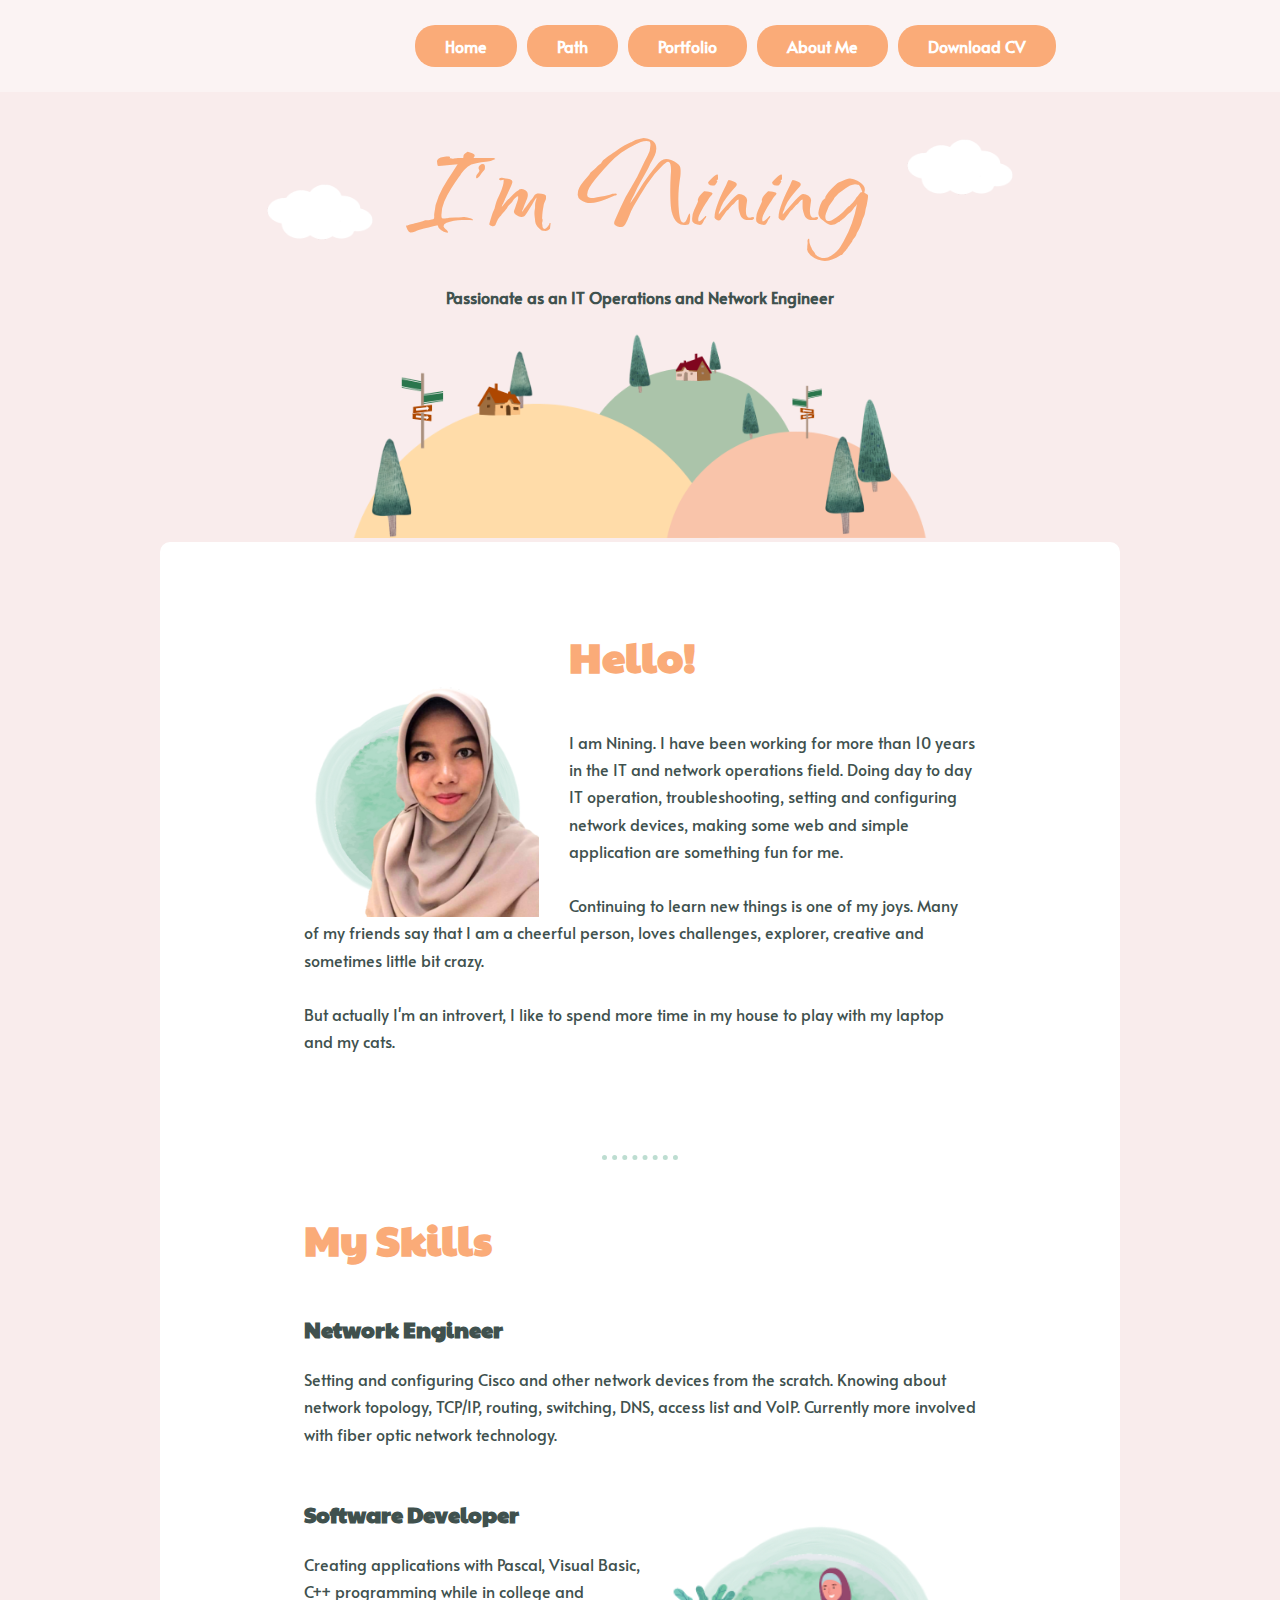
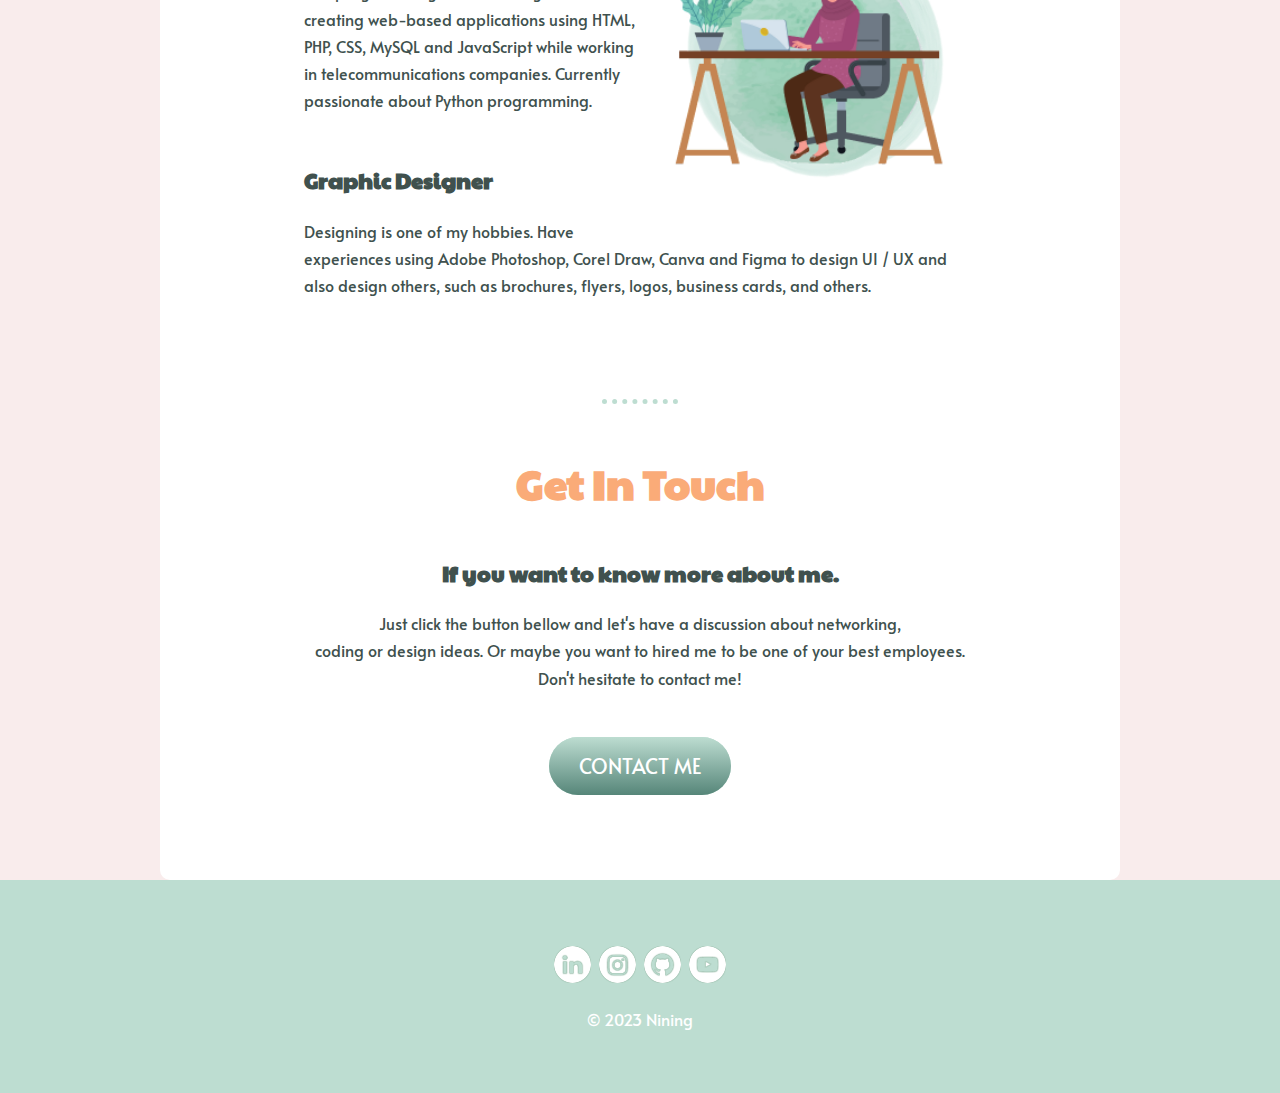
<file: index.html>
<!DOCTYPE html>
<html lang="en" dir="ltr">
  <head>
    <meta charset="utf-8">
    <title>Nining's Web Site</title>
    <link rel="stylesheet" href="css/styles.css">
    <link rel="icon" href="favicon.ico">
    <link rel="preconnect" href="https://fonts.googleapis.com">
<link rel="preconnect" href="https://fonts.gstatic.com" crossorigin>
<link href="https://fonts.googleapis.com/css2?family=Alata&family=Arizonia&family=Delicious+Handrawn&family=Licorice&family=Montserrat+Alternates:wght@100&family=Montserrat:wght@100&family=Paytone+One&family=Qwitcher+Grypen:wght@700&display=swap" rel="stylesheet">

  <body>
    <nav>
      <ul>
        <li><a class="btn-menu" href="index.html">Home</a></li>
        <li><a class="btn-menu" href="path.html">Path</a></li>
        <li><a class="btn-menu" href="portfolio.html">Portfolio</a></li>
        <li><a class="btn-menu" href="about.html">About Me</a></li>
        <li><a class="btn-menu" href="images/my-cv.pdf" target="_blank">Download CV</a></li>
      </ul>
    </nav>


<div class="top-container">
      <img class="top-cloud"src="images/cloud.png" alt="">
      <img class="bottom-cloud"src="images/cloud.png" alt="">

      <h1>I'm Nining</h1>

      <p><strong>Passionate as an IT Operations and Network Engineer</strong></p>
    <img class="header-img"src="images/mountain1.png" alt="">
    </div>
    <div class="middle-container">

      <div class="profile">
        <img class="profile-img"src="images/6.png" alt="Profile Picture">

        <h2>Hello!</h2>
        <p>I am Nining. I have been working for more than 10 years in the IT and network operations field.
          Doing day to day IT operation, troubleshooting, setting and configuring
          network devices, making some web and simple application are something fun for me.
          <br><br>Continuing to learn new things is one of my joys.
          Many of my friends say that I am a cheerful person, loves challenges,
          explorer, creative and sometimes little bit crazy. <br><br>But actually I'm an introvert,
          I like to spend more time in my house to play with my laptop and my cats.</p>
      </div>
      <hr>
      <div class="skills">
        <h2>My Skills</h2>

        <div class="skill-row">
          <h3>Network Engineer</h3>
          <p>Setting and configuring Cisco and other network devices from the scratch. 
            Knowing about network topology, TCP/IP, routing, switching, DNS,
            access list and VoIP. Currently more involved with fiber optic network technology.</p>
        </div>

        <div class="skill-row">
          <img class="skill-img" src="images/4.png" alt="Skill Image">

          <h3>Software Developer</h3>
          <p>Creating applications with Pascal, Visual Basic, C++ programming
            while in college and creating web-based applications using HTML, PHP,
            CSS, MySQL and JavaScript while working in telecommunications companies.
            Currently passionate about Python programming.</p>
        </div>

        <div class="skill-row">
          <h3>Graphic Designer</h3>
          <p>Designing is one of my hobbies. Have experiences using Adobe Photoshop,
            Corel Draw, Canva and Figma to design UI / UX and also design
            others, such as brochures, flyers, logos, business cards, and others.</p>
        </div>

      </div>
      <hr>

      <div class="contact-me">
            <h2>Get In Touch</h2>
            <h3>If you want to know more about me.</h3>
            <p>Just click the button bellow and let's have a discussion about networking,
              <br>coding or design ideas. Or maybe you want to hired me to be one of your
              best employees. <br>Don't hesitate to contact me!</p>
            <br><br>
            <a class="btn" href="https://wa.me/62811530053?text=Hallo%20Nining,%20I%20want%20to%20hired%20you%20as%20my%20team" target="_blank">CONTACT ME</a>

      </div>

    </div>

        <div class="bottom-container">
          <br><br><br>
            <div class="logo-linkedin"><a class="" href="https://www.linkedin.com/in/supartiningsih-nining/" target="_blank"><img class="logo-linkedin"src="images/linkedin-gr.png" alt=""><img class="logo-linkedin2"src="images/linkedin-wt.png" alt=""></a></div>
            <div class="logo-ig"><a class="" href="https://instagram.com/this_nining" target="_blank"><img class="logo-ig"src="images/ig-gr.png" alt=""><img class="logo-ig2"src="images/ig-wt.png" alt=""></a></div>
            <div class="logo-git"><a class="" href="https://supartiningsih.github.io/nining/" target="_blank"><img class="logo-git"src="images/git-gr.png" alt=""><img class="logo-git2"src="images/git-wt.png" alt=""></a></div>
            <div class="logo-yt"><a class="" href="https://www.youtube.com/@thisnining" target="_blank"><img class="logo-yt"src="images/yt-gr.png" alt=""><img class="logo-yt2"src="images/yt-wt.png" alt=""></a></div>
            <br><br>
            <p style="color: white">© 2023 Nining</p>
            <br><br>
        </div>

  </body>
</html>
</file>
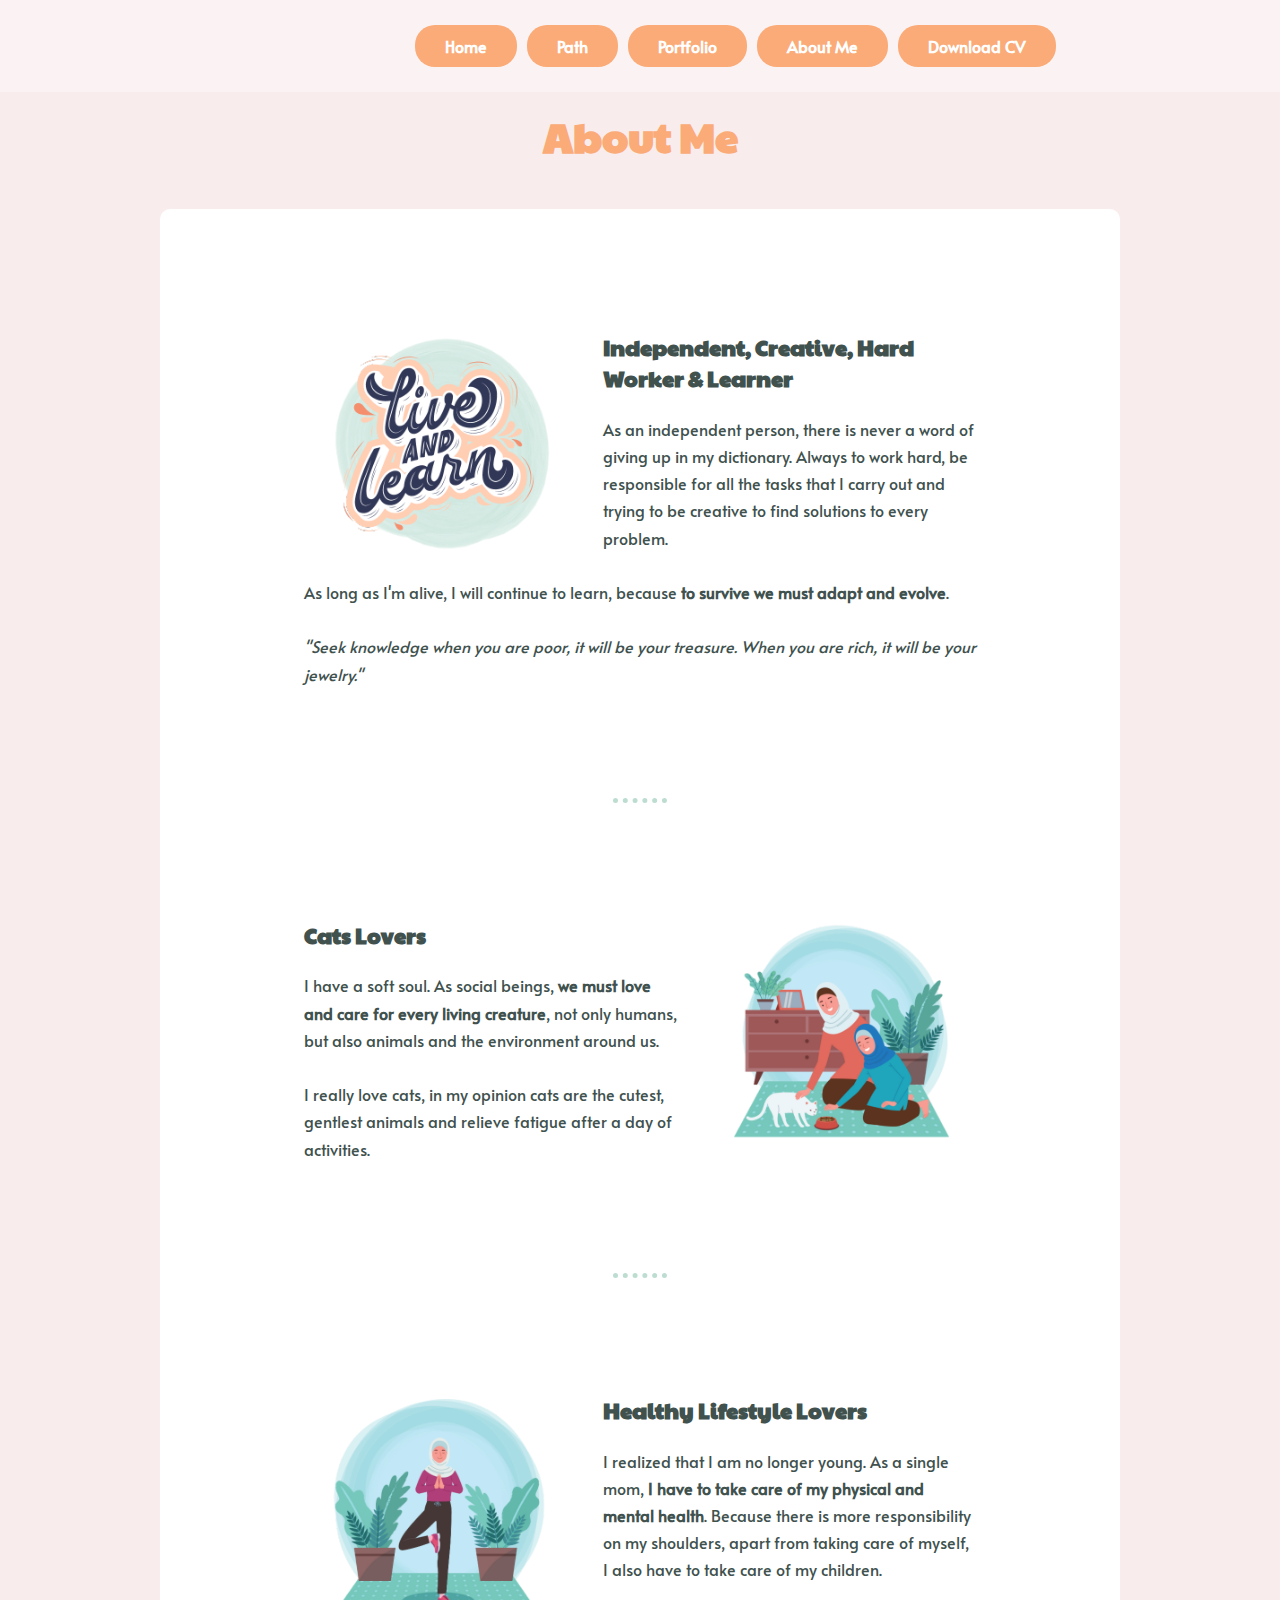
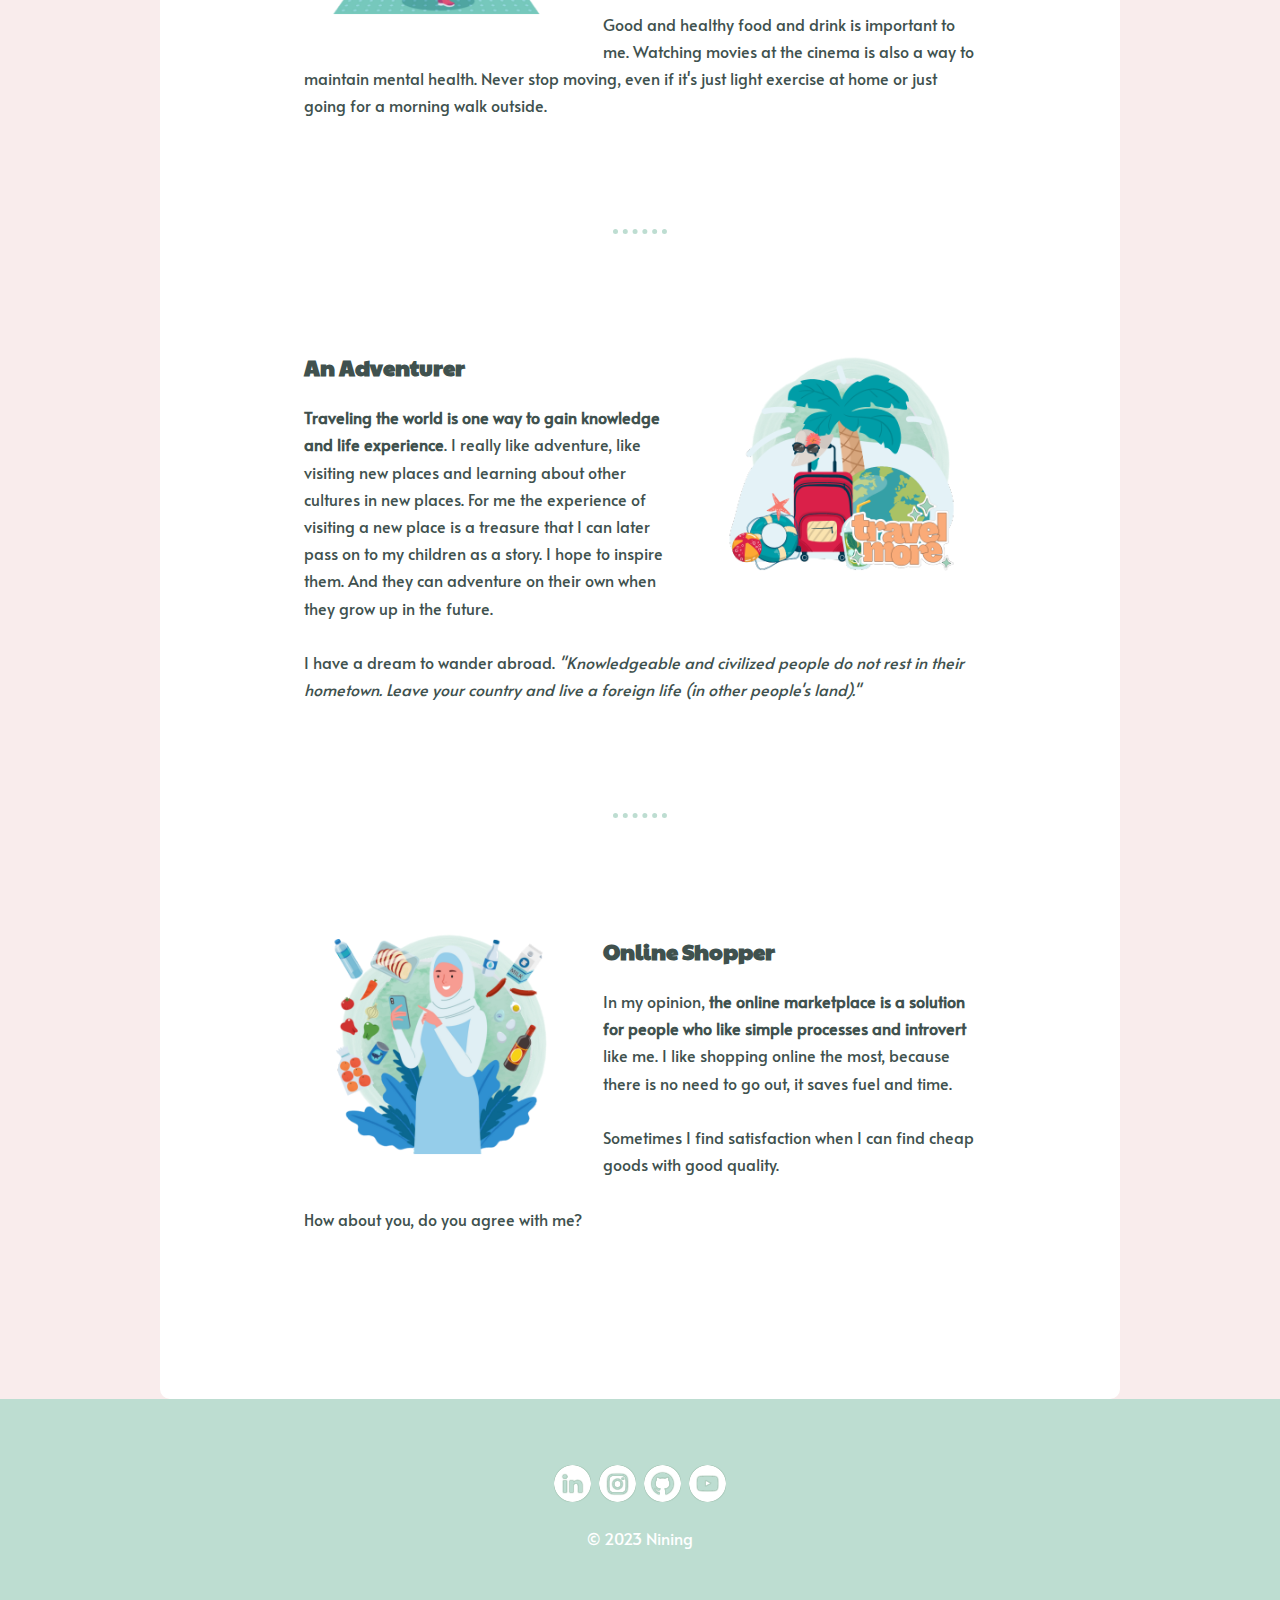
<file: about.html>
<!DOCTYPE html>
<html lang="en" dir="ltr">
  <head>
    <meta charset="utf-8">
    <title>About Me</title>
    <link rel="stylesheet" href="css/styles.css">
    <link rel="icon" href="favicon.ico">
    <link rel="preconnect" href="https://fonts.googleapis.com">
    <link rel="preconnect" href="https://fonts.gstatic.com" crossorigin>
    <link href="https://fonts.googleapis.com/css2?family=Alata&family=Arizonia&family=Delicious+Handrawn&family=Licorice&family=Montserrat+Alternates:wght@100&family=Montserrat:wght@100&family=Paytone+One&family=Qwitcher+Grypen:wght@700&display=swap" rel="stylesheet">

  </head>
  <body>
    <nav>
      <ul>
        <li><a class="btn-menu" href="index.html">Home</a></li>
        <li><a class="btn-menu" href="path.html">Path</a></li>
        <li><a class="btn-menu" href="portfolio.html">Portfolio</a></li>
        <li><a class="btn-menu" href="about.html">About Me</a></li>
        <li><a class="btn-menu" href="images/my-cv.pdf" target="_blank">Download CV</a></li>
      </ul>
    </nav>
    <div class="top-container">
        <br>
        <h2>About Me</h2>
      </div>
      <div class="middle-container">
        <div class="skils">

          <div class="hobbies-row">
            <img class="hobbies-img-1" src="images/10.png" alt="">
              <h3>Independent, Creative, Hard Worker & Learner</h3>
              <p>As an independent person, there is never a word of giving up in my dictionary.
                Always to work hard, be responsible for all the tasks that
                I carry out and trying to be creative to find solutions to every problem.
                <br><br>As long as I'm alive, I will continue to learn, because
                <strong>to survive we must adapt and evolve</strong>.
                <br><br><em>"Seek knowledge when you are poor, it will be your treasure.
                  When you are rich, it will be your jewelry."</em></p>
                <br><br>
                <hr>
                <br><br>
            <img class="hobbies-img-2" src="images/3.png" alt="Cats Lovers">
            <h3>Cats Lovers</h3>
            <p>I have a soft soul. As social beings, <strong>we must love and care for every
              living creature</strong>, not only humans, but also animals and the environment
              around us. <br><br>I really love cats, in my opinion cats are the cutest,
              gentlest animals and relieve fatigue after a day of activities.</p>
              <br><br>
              <hr>
              <br><br>
            <img class="hobbies-img-1" src="images/5.png" alt="">
            <h3>Healthy Lifestyle Lovers</h3>
            <p>I realized that I am no longer young. As a single mom, <strong>I have
              to take care of my physical and mental health</strong>. Because there is more
              responsibility on my shoulders, apart from taking care of myself,
              I also have to take care of my children. <br><br>Good and healthy food
              and drink is important to me. Watching movies at the cinema is also a way to maintain mental health.
              Never stop moving, even if it's just light exercise at home or just going for a morning walk outside.</p>
              <br><br>
              <hr>
              <br><br>
            <img class="hobbies-img-2" src="images/7.png" alt="">
              <h3>An Adventurer</h3>
              <p><strong>Traveling the world is one way to gain knowledge and life experience</strong>.
                I really like adventure, like visiting new places and learning
                about other cultures in new places. For me the experience of
                visiting a new place is a treasure that I can later pass on to
                my children as a story. I hope to inspire them. And they can adventure
                on their own when they grow up in the future. <br><br>I have a dream to wander abroad.
                <em>"Knowledgeable and civilized people do not rest in their
                  hometown. Leave your country and live a foreign life (in other people's
                  land)."</em></p>
                <br><br>
                <hr>
                <br><br>
              <img class="hobbies-img-1" src="images/1.png" alt="">
                <h3>Online Shopper</h3>
                <p>In my opinion, <strong>the online marketplace is a solution for people
                  who like simple processes and introvert</strong> like me. I like shopping
                  online the most, because there is no need to go out, it saves fuel
                  and time. <br><br>Sometimes I find satisfaction when I can find cheap goods
                  with good quality.
                <br><br>How about you, do you agree with me?</p>
          </div>
        </div>

        </div>

      <div class="bottom-container">
        <br><br><br>
        <div class="logo-linkedin"><a class="" href="https://www.linkedin.com/in/supartiningsih-nining/" target="_blank"><img class="logo-linkedin"src="images/linkedin-gr.png" alt=""><img class="logo-linkedin2"src="images/linkedin-wt.png" alt=""></a></div>
        <div class="logo-ig"><a class="" href="https://instagram.com/this_nining" target="_blank"><img class="logo-ig"src="images/ig-gr.png" alt=""><img class="logo-ig2"src="images/ig-wt.png" alt=""></a></div>
        <div class="logo-git"><a class="" href="https://supartiningsih.github.io/nining/" target="_blank"><img class="logo-git"src="images/git-gr.png" alt=""><img class="logo-git2"src="images/git-wt.png" alt=""></a></div>
        <div class="logo-yt"><a class="" href="https://www.youtube.com/@thisnining" target="_blank"><img class="logo-yt"src="images/yt-gr.png" alt=""><img class="logo-yt2"src="images/yt-wt.png" alt=""></a></div>
          <br><br>
          <p style="color: white">© 2023 Nining</p>
          <br><br>
      </div>
  </body>
</html>
</file>
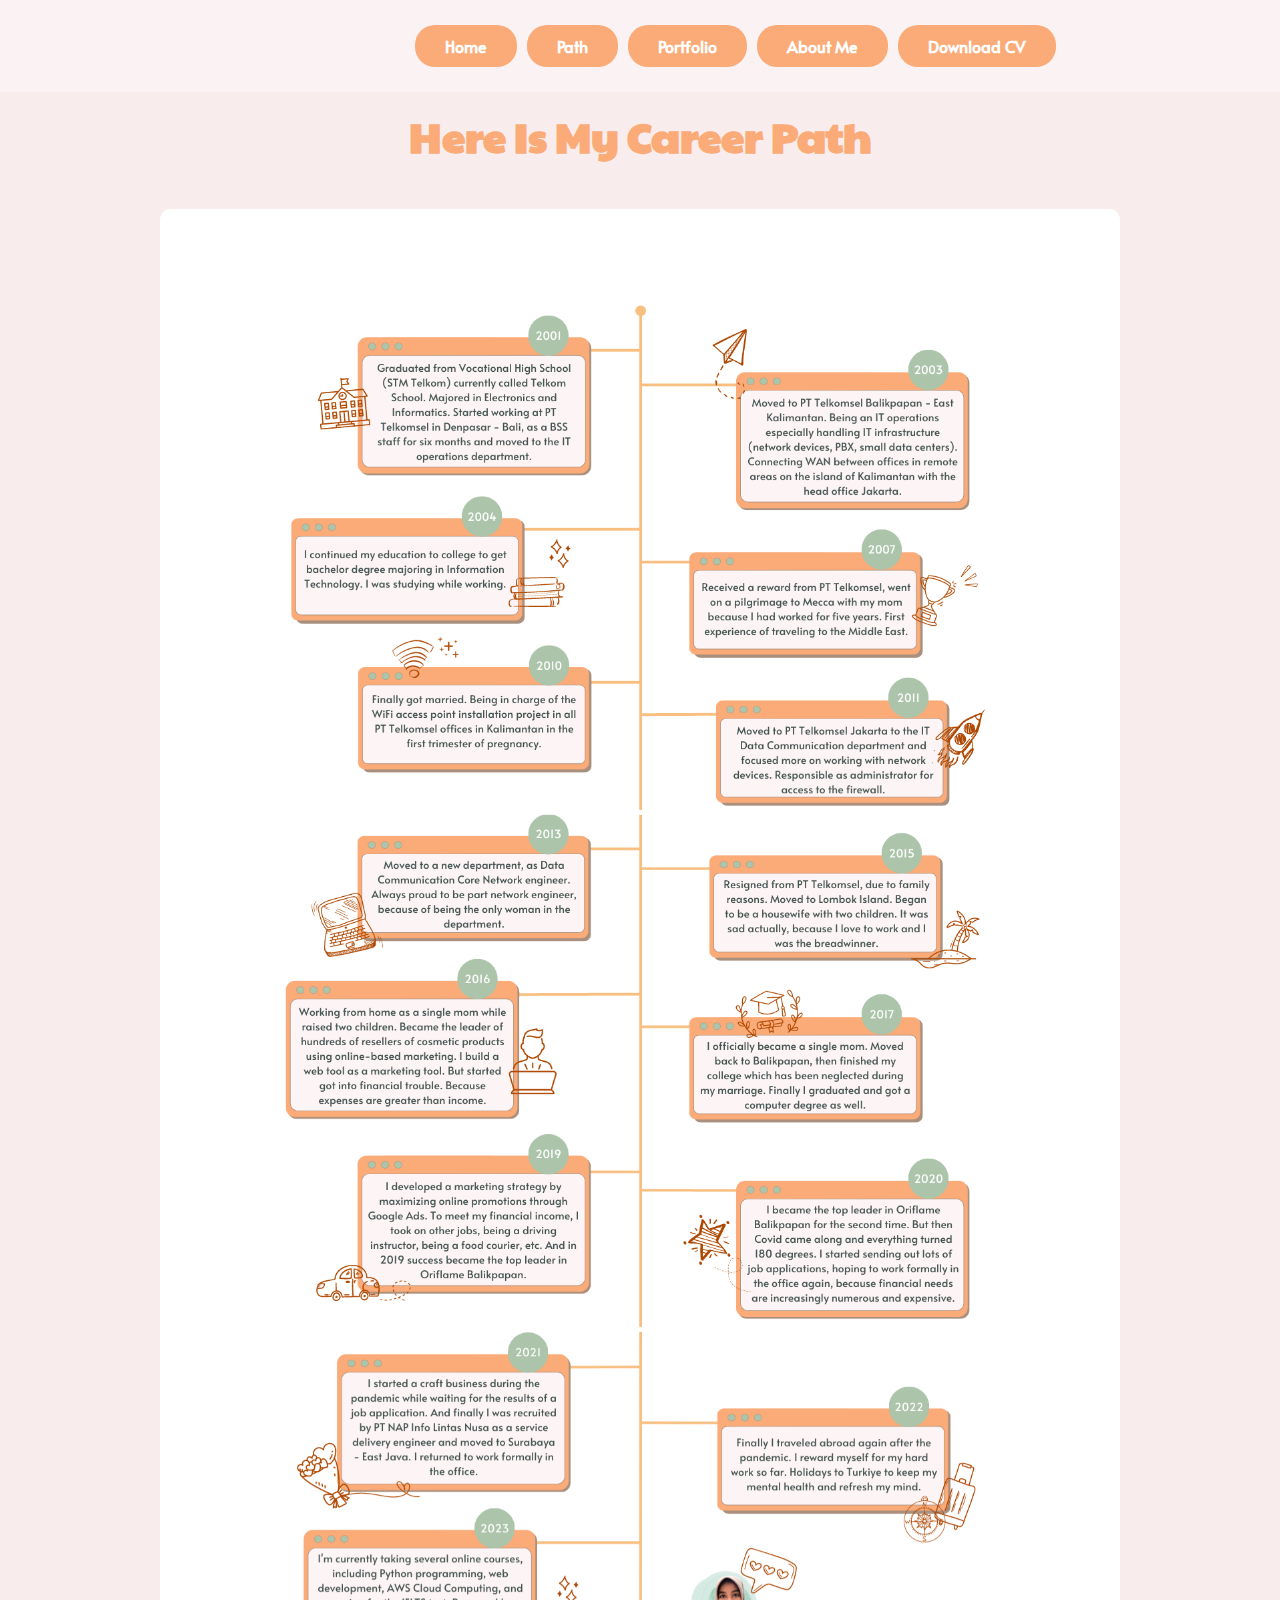
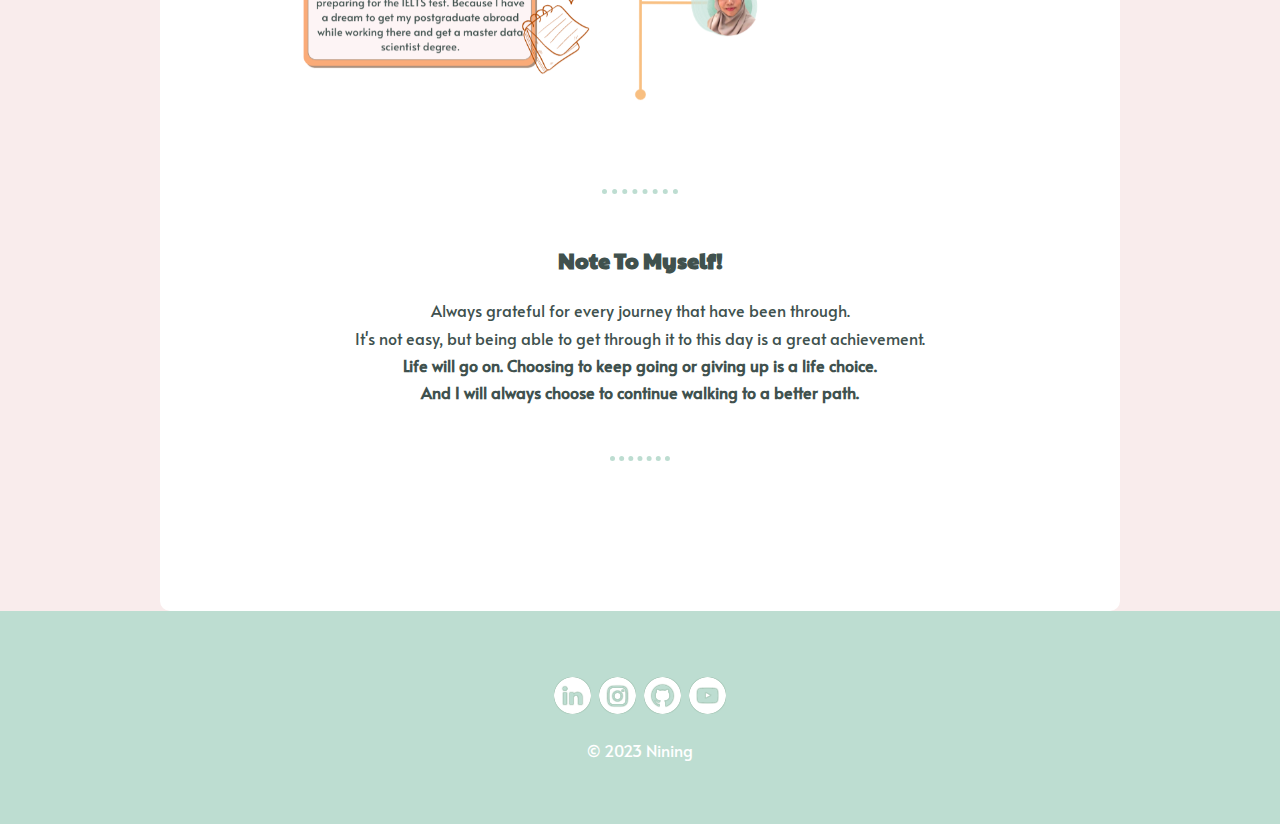
<file: path.html>
<!DOCTYPE html>
<html lang="en" dir="ltr">
  <head>
    <meta charset="utf-8">
    <title>All About My Journey</title>
    <link rel="stylesheet" href="css/styles.css">
    <link rel="icon" href="favicon.ico">
    <link rel="preconnect" href="https://fonts.googleapis.com">
    <link rel="preconnect" href="https://fonts.gstatic.com" crossorigin>
    <link href="https://fonts.googleapis.com/css2?family=Alata&family=Arizonia&family=Delicious+Handrawn&family=Licorice&family=Montserrat+Alternates:wght@100&family=Montserrat:wght@100&family=Paytone+One&family=Qwitcher+Grypen:wght@700&display=swap" rel="stylesheet">
  </head>
  <body>
    <nav>
      <ul>
        <li><a class="btn-menu" href="index.html">Home</a></li>
        <li><a class="btn-menu" href="path.html">Path</a></li>
        <li><a class="btn-menu" href="portfolio.html">Portfolio</a></li>
        <li><a class="btn-menu" href="about.html">About Me</a></li>
        <li><a class="btn-menu" href="images/my-cv.pdf" target="_blank">Download CV</a></li>
      </ul>
    </nav>

    <div class="top-container">
      
        <br>
        <h2>Here Is My Career Path</h2>
      </div>

        <div class="middle-container">
          <br><br><br><br>
          <img class="path-img"src="images/patha.png" alt="">
          <img class="path-img"src="images/pathb.png" alt="">
          <img class="path-img"src="images/pathc.png" alt="">
          <br><hr>
        <div class="contact-me">

          <h3>Note To Myself!</h3>
          <p>Always grateful for every journey that have been through. <br>It's not easy,
            but being able to get through it to this day is a great achievement. <br><strong>Life will go on.
            Choosing to keep going or giving up is a life choice. <br>And I will
            always choose to continue walking to a better path.</strong></p>
            <hr>

          </div>
        </div>

        <div class="bottom-container">
          <br><br><br>
          <div class="logo-linkedin"><a class="" href="https://www.linkedin.com/in/supartiningsih-nining/" target="_blank"><img class="logo-linkedin"src="images/linkedin-gr.png" alt=""><img class="logo-linkedin2"src="images/linkedin-wt.png" alt=""></a></div>
          <div class="logo-ig"><a class="" href="https://instagram.com/this_nining" target="_blank"><img class="logo-ig"src="images/ig-gr.png" alt=""><img class="logo-ig2"src="images/ig-wt.png" alt=""></a></div>
          <div class="logo-git"><a class="" href="https://supartiningsih.github.io/nining/" target="_blank"><img class="logo-git"src="images/git-gr.png" alt=""><img class="logo-git2"src="images/git-wt.png" alt=""></a></div>
          <div class="logo-yt"><a class="" href="https://www.youtube.com/@thisnining" target="_blank"><img class="logo-yt"src="images/yt-gr.png" alt=""><img class="logo-yt2"src="images/yt-wt.png" alt=""></a></div>
            <br><br>
            <p style="color: white">© 2023 Nining</p>
            <br><br>
        </div>

  </body>
</html>
</file>
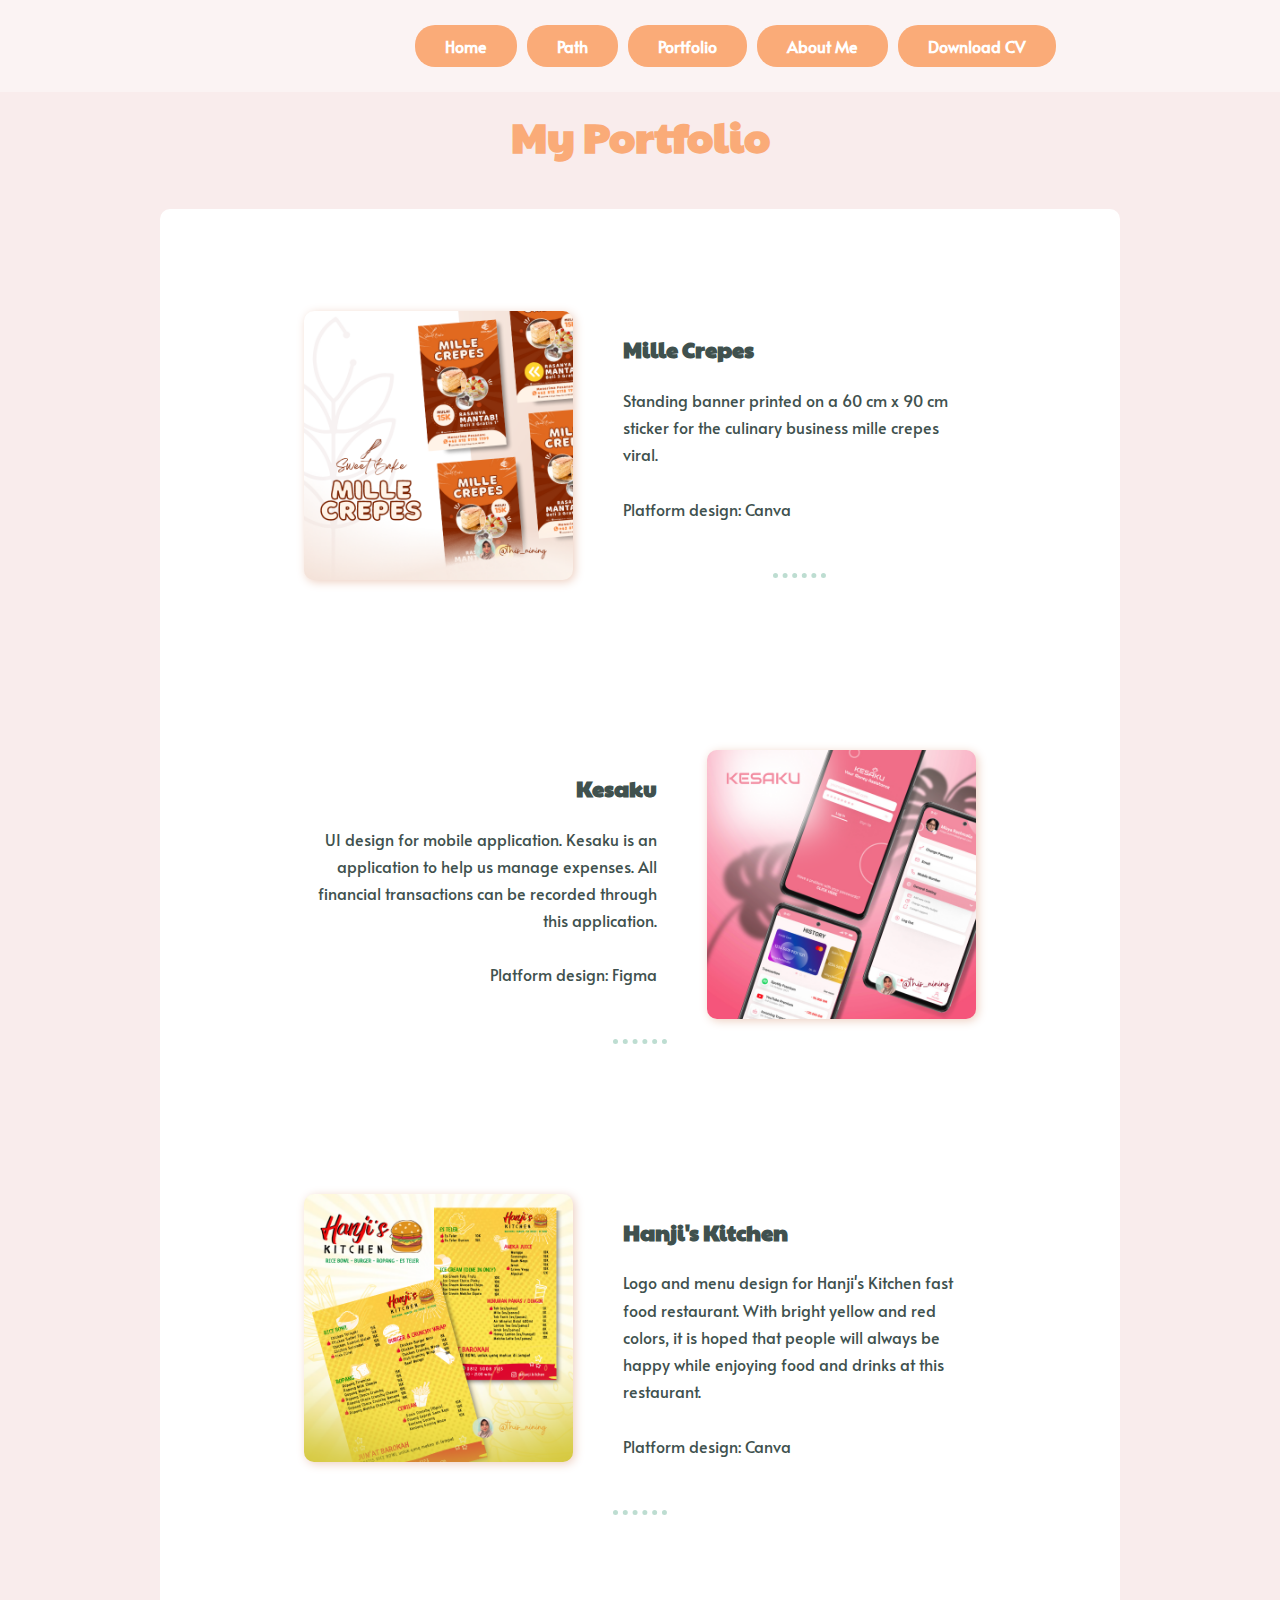
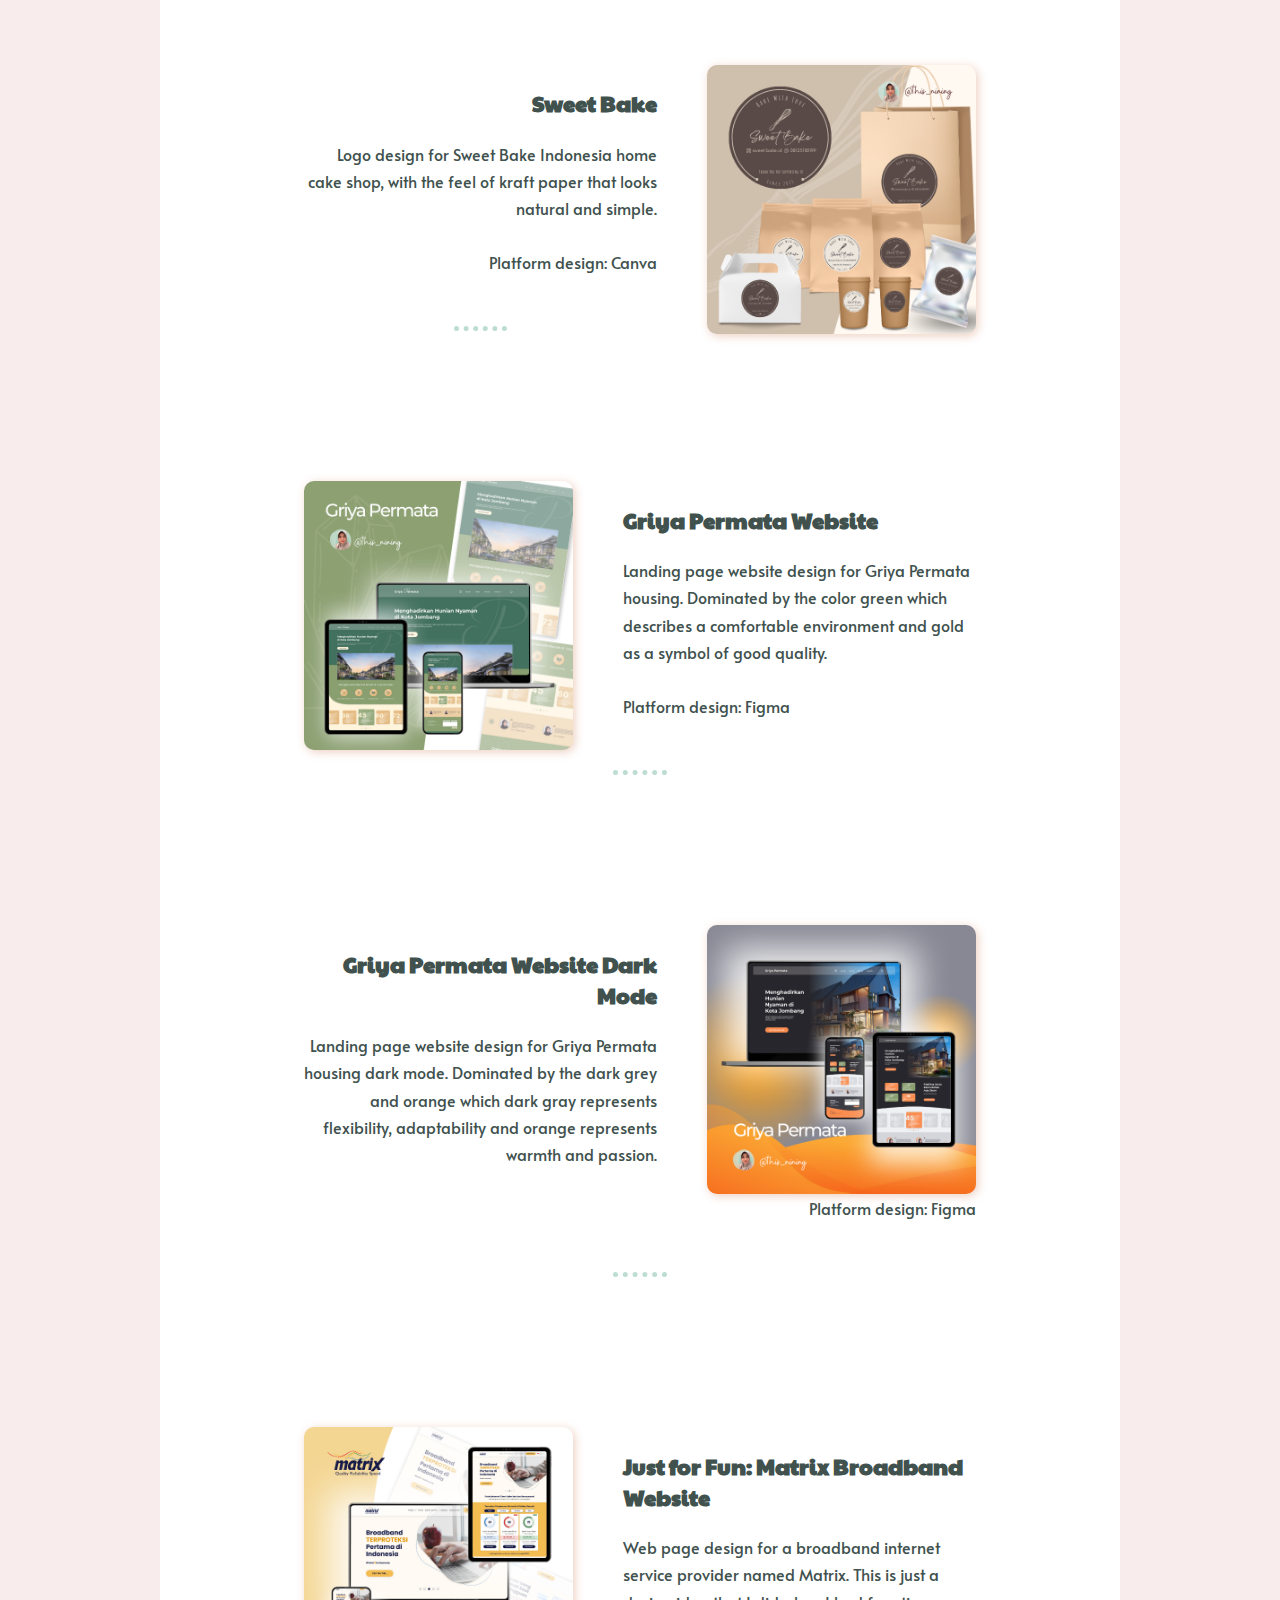
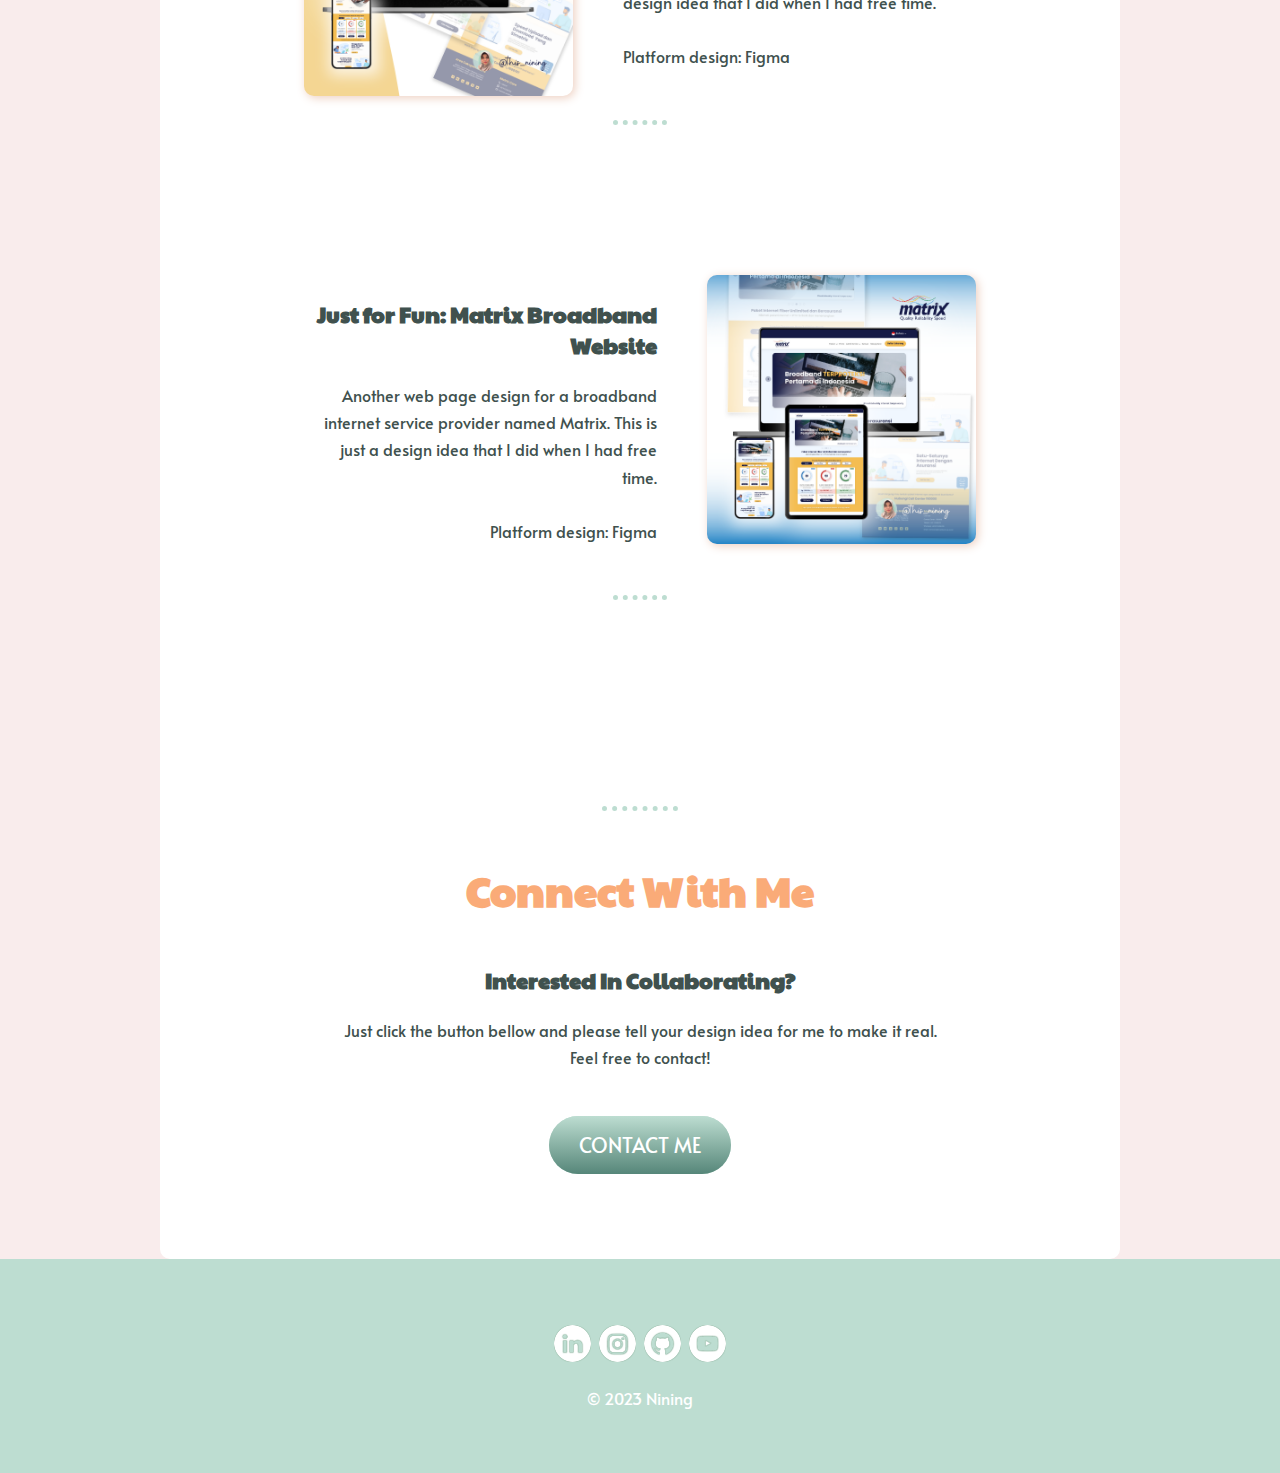
<file: portfolio.html>
<!DOCTYPE html>
<html lang="en" dir="ltr">
  <head>
    <meta charset="utf-8">
    <title>Nining's Portfolio</title>
    <link rel="stylesheet" href="css/styles.css">
    <link rel="icon" href="favicon.ico">
    <link rel="preconnect" href="https://fonts.googleapis.com">
    <link rel="preconnect" href="https://fonts.gstatic.com" crossorigin>
    <link href="https://fonts.googleapis.com/css2?family=Alata&family=Arizonia&family=Delicious+Handrawn&family=Licorice&family=Montserrat+Alternates:wght@100&family=Montserrat:wght@100&family=Paytone+One&family=Qwitcher+Grypen:wght@700&display=swap" rel="stylesheet">

  </head>
  <body>
    <nav>
      <ul>
        <li><a class="btn-menu" href="index.html">Home</a></li>
        <li><a class="btn-menu" href="path.html">Path</a></li>
        <li><a class="btn-menu" href="portfolio.html">Portfolio</a></li>
        <li><a class="btn-menu" href="about.html">About Me</a></li>
        <li><a class="btn-menu" href="images/my-cv.pdf" target="_blank">Download CV</a></li>
      </ul>
    </nav>
    <div class="top-container">
        <br>
        <h2>My Portfolio</h2>
      </div>
        <div class="middle-container">
          <br>

          <div class="portfolio">
            <div class="zoom"><img class="portfolio-img" src="images/mille.png" alt=""></div>
            <h3>Mille Crepes</h3>
            <p>Standing banner printed on a 60 cm x 90 cm sticker for the culinary business mille crepes viral.
            <br><br>Platform design: Canva</p>
            <hr>
            <br>
          </div>

          <div class="portfolio1">
            <div class="zoom"><img class="portfolio-img1" src="images/kesaku.png" alt=""></div>
            <h3>Kesaku</h3>
            <p>UI design for mobile application. Kesaku is an application to help
              us manage expenses. All financial transactions can be recorded through this application.
            <br><br>Platform design: Figma</p>
            <hr>
          </div>

          <div class="portfolio">
            <div class="zoom"><img class="portfolio-img" src="images/hanji.png" alt=""></div>
            <h3>Hanji's Kitchen</h3>
            <p>Logo and menu design for Hanji's Kitchen fast food restaurant. With
              bright yellow and red colors, it is hoped that people will always be
              happy while enjoying food and drinks at this restaurant.
            <br><br>Platform design: Canva</p>
            <hr>
          </div>

          <div class="portfolio1">
            <div class="zoom"><img class="portfolio-img1" src="images/sweetbake.png" alt=""></div>
            <h3>Sweet Bake</h3>
            <p>Logo design for Sweet Bake Indonesia home cake shop,
              with the feel of kraft paper that looks natural and simple.
            <br><br>Platform design: Canva</p>
            <hr>
          </div>

          <div class="portfolio">
            <div class="zoom"><img class="portfolio-img" src="images/griya.png" alt=""></div>
            <h3>Griya Permata Website</h3>
            <p>Landing page website design for Griya Permata housing. Dominated by
              the color green which describes a comfortable environment and gold
              as a symbol of good quality.
            <br><br>Platform design: Figma</p>
            <hr>
          </div>

          <div class="portfolio1">
            <div class="zoom"><img class="portfolio-img1" src="images/griya1.png" alt=""></div>
            <h3>Griya Permata Website Dark Mode</h3>
            <p>Landing page website design for Griya Permata housing dark mode. Dominated by
              the dark grey and orange which dark gray represents flexibility, adaptability
              and orange represents warmth and passion.
            <br><br>Platform design: Figma</p>
            <hr>
          </div>

          <div class="portfolio">
            <div class="zoom"><img class="portfolio-img" src="images/matrix1.png" alt=""></div>
            <h3>Just for Fun: Matrix Broadband Website</h3>
            <p>Web page design for a broadband internet service provider named Matrix.
              This is just a design idea that I did when I had free time.
            <br><br>Platform design: Figma</p>
            <hr>
          </div>

          <div class="portfolio1">
            <div class="zoom"><img class="portfolio-img1" src="images/matrix2.png" alt=""></div>
            <h3>Just for Fun: Matrix Broadband Website </h3>
            <p>Another web page design for a broadband internet service provider named Matrix.
              This is just a design idea that I did when I had free time.
            <br><br>Platform design: Figma</p>
            <hr>
          </div>

          <br><br><br>
          <hr>
          <div class="contact-me-portfolio">
                <h2>Connect With Me</h2>
                <h3>Interested In Collaborating?</h3>
                <p>Just click the button bellow and please tell your design idea
                  for me to make it real. <br>Feel free to contact!</p>
                <br><br>
                <a class="btn" href="https://wa.me/62811530053?text=Hallo%20Nining,%20I%20want%20to%20connect%20with%20you" target="_blank">CONTACT ME</a>

          </div>
        </div>


      <div class="bottom-container">
        <br><br><br>
        <div class="logo-linkedin"><a class="" href="https://www.linkedin.com/in/supartiningsih-nining/" target="_blank"><img class="logo-linkedin"src="images/linkedin-gr.png" alt=""><img class="logo-linkedin2"src="images/linkedin-wt.png" alt=""></a></div>
        <div class="logo-ig"><a class="" href="https://instagram.com/this_nining" target="_blank"><img class="logo-ig"src="images/ig-gr.png" alt=""><img class="logo-ig2"src="images/ig-wt.png" alt=""></a></div>
        <div class="logo-git"><a class="" href="https://supartiningsih.github.io/nining/" target="_blank"><img class="logo-git"src="images/git-gr.png" alt=""><img class="logo-git2"src="images/git-wt.png" alt=""></a></div>
        <div class="logo-yt"><a class="" href="https://www.youtube.com/@thisnining" target="_blank"><img class="logo-yt"src="images/yt-gr.png" alt=""><img class="logo-yt2"src="images/yt-wt.png" alt=""></a></div>
          <br><br>
          <p style="color: white">© 2023 Nining</p>
          <br><br>
      </div>


  </body>
</html>
</file>
<file: css/styles.css>
body {
  color: #40514E;
  background-color: #F9ECEC;
  margin: 0px;
  text-align: center;
  font-family: 'Alata', sans-serif;
}

h1 {
  font-size: 9.5em;
  color: #FAAB78;
  margin: 50px auto 0 auto;
  font-family: 'Qwitcher Grypen', cursive;

}

h2 {
  font-size: 2.6em;
  color: #FAAB78;
  font-family: 'Paytone One', sans-serif;
  padding-bottom: 10px;
}

h3 {
  font-size: 1.4em;
  font-family: 'Paytone One', sans-serif;

}

h4 {
  font-size: 1em;
  font-family: 'Alata', sans-serif;

}

p {
  line-height: 1.7;
}


hr {
  width: 8%;
  border: none;
  border-top-style: dotted;
  border-width: thick;
  background-color: white;
  border-color: #BDDDD1;
  margin: 50px auto 50px auto;
}

a {
  font-size: 1.3em;

  text-decoration: none;
}

a:hover {
  color: #2A764C;
  font-weight: bold;
  transition-duration: 2s;

}


nav ul
{
    list-style-type: none;
    overflow: hidden;
    top: 0;
    position: fixed;
    width: 100%;
    z-index: 1;
    background-color: rgba(255, 255, 255, 0.4);
    padding: 20px 0 20px 0;
    margin-top: 0;
}

nav li
{
    float: left;
    position: relative;
    left: 32%;
    padding: 5px;
}

nav ul li a
{
    display: block;
    padding: 10px;
    color: white;
    text-decoration: none;
    font-weight: bold;
}

nav ul li a:hover
{
    background-color: #F9ECEC;
    transition-duration: 2s;
}

.top-menu {
float:none;
position: fixed;
padding-top: 100px;

}


.top-container { /*checked*/
  padding-top: 50px;
  margin-bottom: 0px;
  padding-bottom: 0px;
}

.middle-container { /*checked*/
  background-color: white;
  border-radius: 10px;
  width: 75%;
  margin: 0px auto auto auto;
}

.bottom-container { /*checked*/
  background-color: #BDDDD1;

}

.portfolio {
  width: 70%;
  margin: 30px auto 20px auto;
  text-align: left;
  padding-top: 50px;
  padding-bottom: 20px;
  background-color: white;

}

.portfolio1 {
  width: 70%;
  margin: 30px auto 20px auto;
  text-align: right;
  padding-top: 50px;
  padding-bottom: 20px;
  background-color: white;

}

.portfolio-img {
  border-radius: 10px;
  width: 40%;
  margin-right: 50px;
  float: left;
  filter: drop-shadow(2px 2px 5px #EDCFC0);
}

.portfolio-img1 {
  border-radius: 10px;
  width: 40%;
  margin-left: 50px;
  float: right;
  filter: drop-shadow(2px 2px 5px #EDCFC0);
}

.zoom {
  transition: transform .2s;
}

.zoom:hover {
  transform: scale(1.7);
  animation-direction: alternate-reverse;
}

.bottom-cloud {
  position: absolute;
  width: 10%;
  left: 20%;
  top: 20%;
}

.top-cloud {
  position: absolute;
  width: 10%;
  right: 20%;
  top: 15%;
}

.header-img {
  width: 45%;
  margin: 0 0 0 0;
}



.profile{ /*checked*/
  text-align: left;
  width: 70%;
  margin: 0px auto 100px auto;
  padding-top: 50px
}

.profile-img { /*checked*/
  float: left;
  width: 35%;
  padding: 90px 30px 0px 0px;
}


.skills {
  text-align: left;
  width: 70%;
  margin: 0px auto 100px auto;
}

.skill-row {
  text-align: left;
  margin: 30px auto 50px auto;

}


.skill-img {
  width: 50%;
  float: right;
}


.hobbies-row {
  width: 70%;
  margin: 0px auto 0px auto;
  text-align: left;
  padding-top: 100px;
  padding-bottom: 150px;
}

.hobbies-img-1 {
  width: 40%;
  float: left;
  margin-right: 30px;
}

.hobbies-img-2 {
  width: 40%;
  float: right;
  margin-left: 30px;
}

.contact-me { /*checked*/
  top: 30px;
  font-family: 'Alata', sans-serif;
  margin: auto 100px auto 100px;
  padding-bottom: 100px;

}

.contact-me-portfolio {
  top: 30px;
  font-family: 'Alata', sans-serif;
  margin: auto 100px auto 100px;
  padding-bottom: 100px;
  text-align: center;
}

.path-img { /*checked*/
  width: 95%;
  margin-top: 0px;
  margin-bottom: 0px;
  bottom: 10px;
}



.logo-linkedin {
  width: 17%;
  position: absolute;
  left: 37%;
  pointer-events: auto;
}

.logo-linkedin2 {
  width: 17%;
  position: absolute;
  left: 37%;
}

.logo-linkedin2:hover {
  opacity: 0;
  transition-duration: 2s;
}

.logo-ig {
  width: 17%;
  position: absolute;
  left: 40%;
}

.logo-ig2 {
  width: 17%;
  position: absolute;
  left: 40%;
}

.logo-ig2:hover {
  opacity: 0;
  transition-duration: 2s;
}

.logo-git {
  width: 17%;
  position: absolute;
  left: 43%;
}

.logo-git2 {
  width: 17%;
  position: absolute;
  left: 43%;
}

.logo-git2:hover {
  opacity: 0;
  transition-duration: 2s;
}

.logo-yt {
  width: 17%;
  position: absolute;
  left: 46%;
}

.logo-yt2 {
  width: 17%;
  position: absolute;
  left: 46%;
}

.logo-yt2:hover {
  opacity: 0;
  transition-duration: 2s;
}

.btn {
  background: #BDDDD1;
  background-image: -webkit-linear-gradient(top, #BDDDD1, #568679);
  background-image: -moz-linear-gradient(top, #BDDDD1, #568679);
  background-image: -ms-linear-gradient(top, #BDDDD1, #568679);
  background-image: -o-linear-gradient(top, #BDDDD1, #568679);
  background-image: linear-gradient(to bottom, #BDDDD1, #568679);
  -webkit-border-radius: 10;
  -moz-border-radius: 10;
  border-radius: 50px;
  font-family: 'Alata', sans-serif;
  color: #ffffff;
  font-size: 20px;
  padding: 15px 30px 15px 30px;
  text-decoration: none;
}

.btn:hover {
  background: #FFDCA9;
  background-image: -webkit-linear-gradient(top, #FFDCA9, #FAAB78);
  background-image: -moz-linear-gradient(top, #FFDCA9, #FAAB78);
  background-image: -ms-linear-gradient(top, #FFDCA9, #FAAB78);
  background-image: -o-linear-gradient(top, #FFDCA9, #FAAB78);
  background-image: linear-gradient(to bottom, #FFDCA9, #FAAB78);
  text-decoration: none;
  transition-duration: 2s;

}

/* TOP Menu */

.btn-menu {
  -webkit-border-radius: 9;
  -moz-border-radius: 9;
  border-radius:20px;
  font-family: 'Alata', sans-serif;
  font-weight: bold;
  color: #ffffff;
  font-size: 16px;
  background: #FAAB78;
  padding: 10px 30px 10px 30px;
  text-decoration: none;
}

.btn-menu:hover {
  background: #2A764C;
  text-decoration: none;
  color: #ABC4AA;

}
</file>
